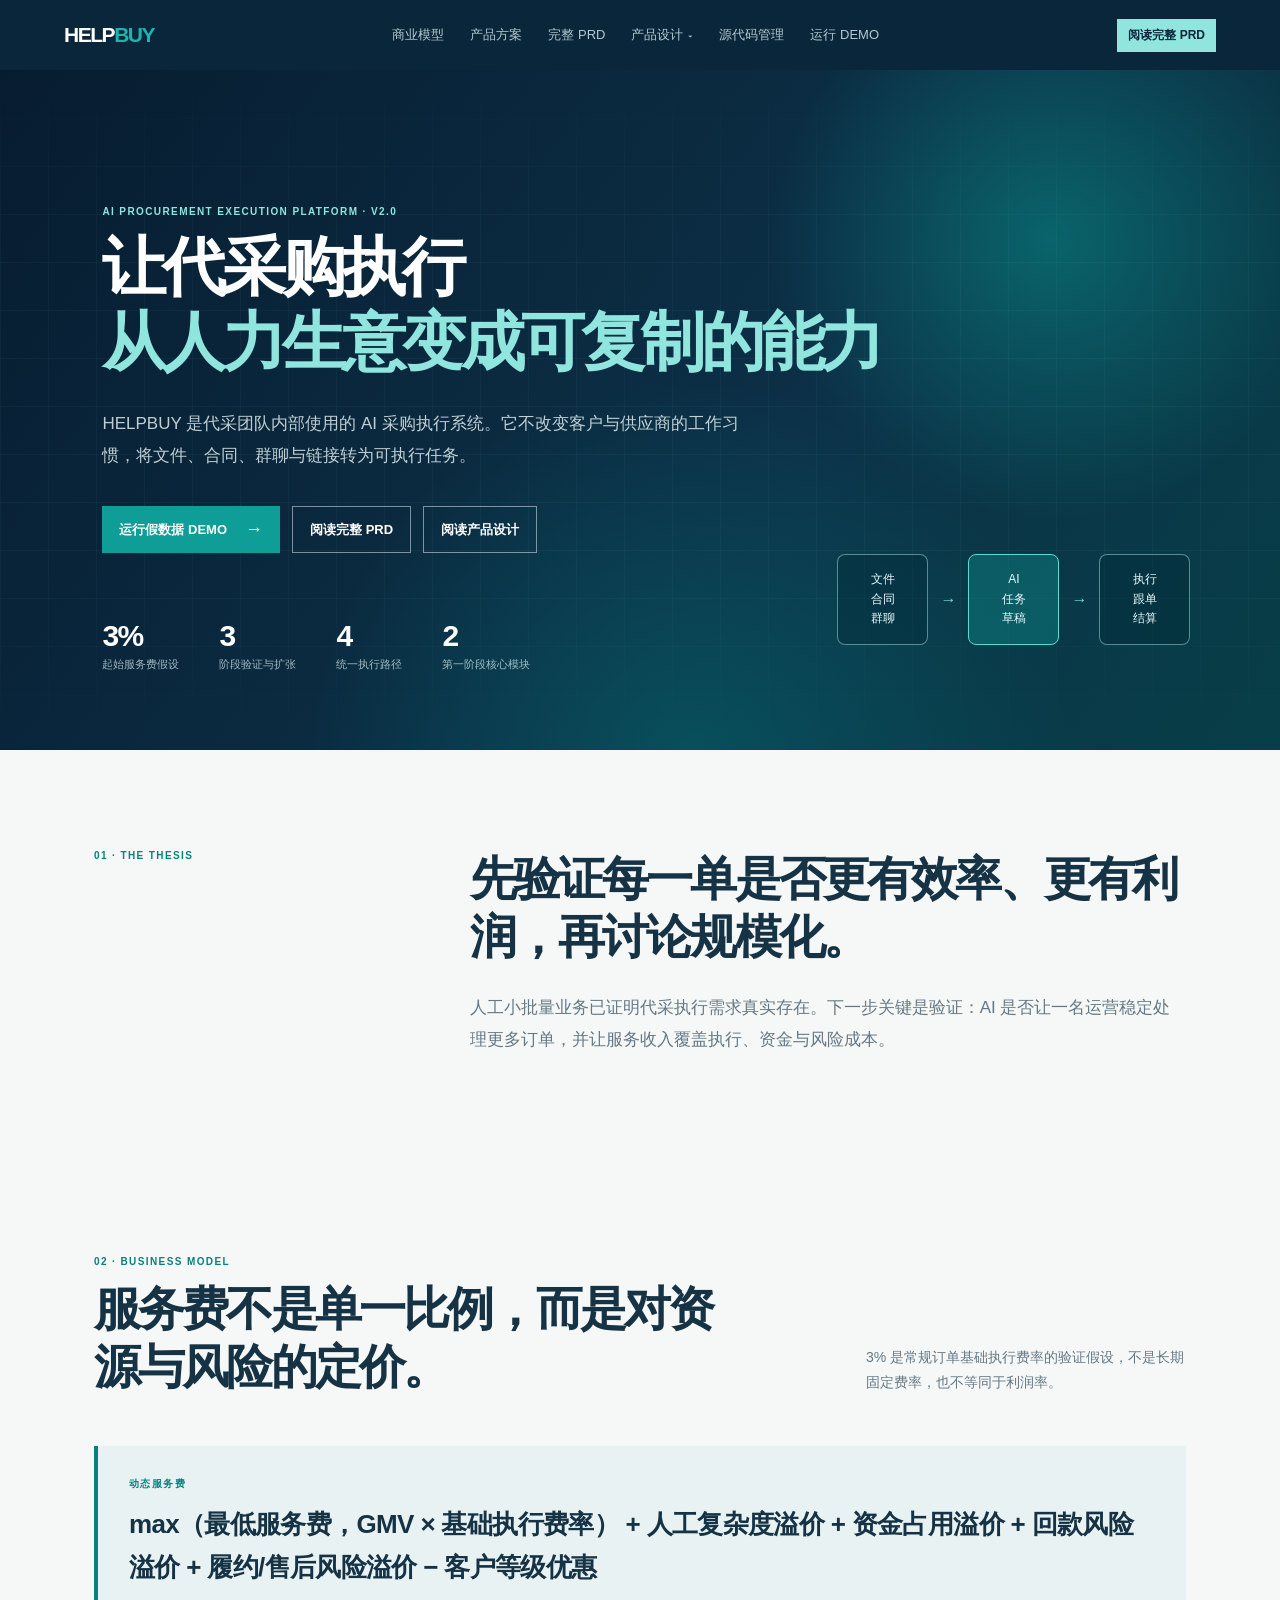
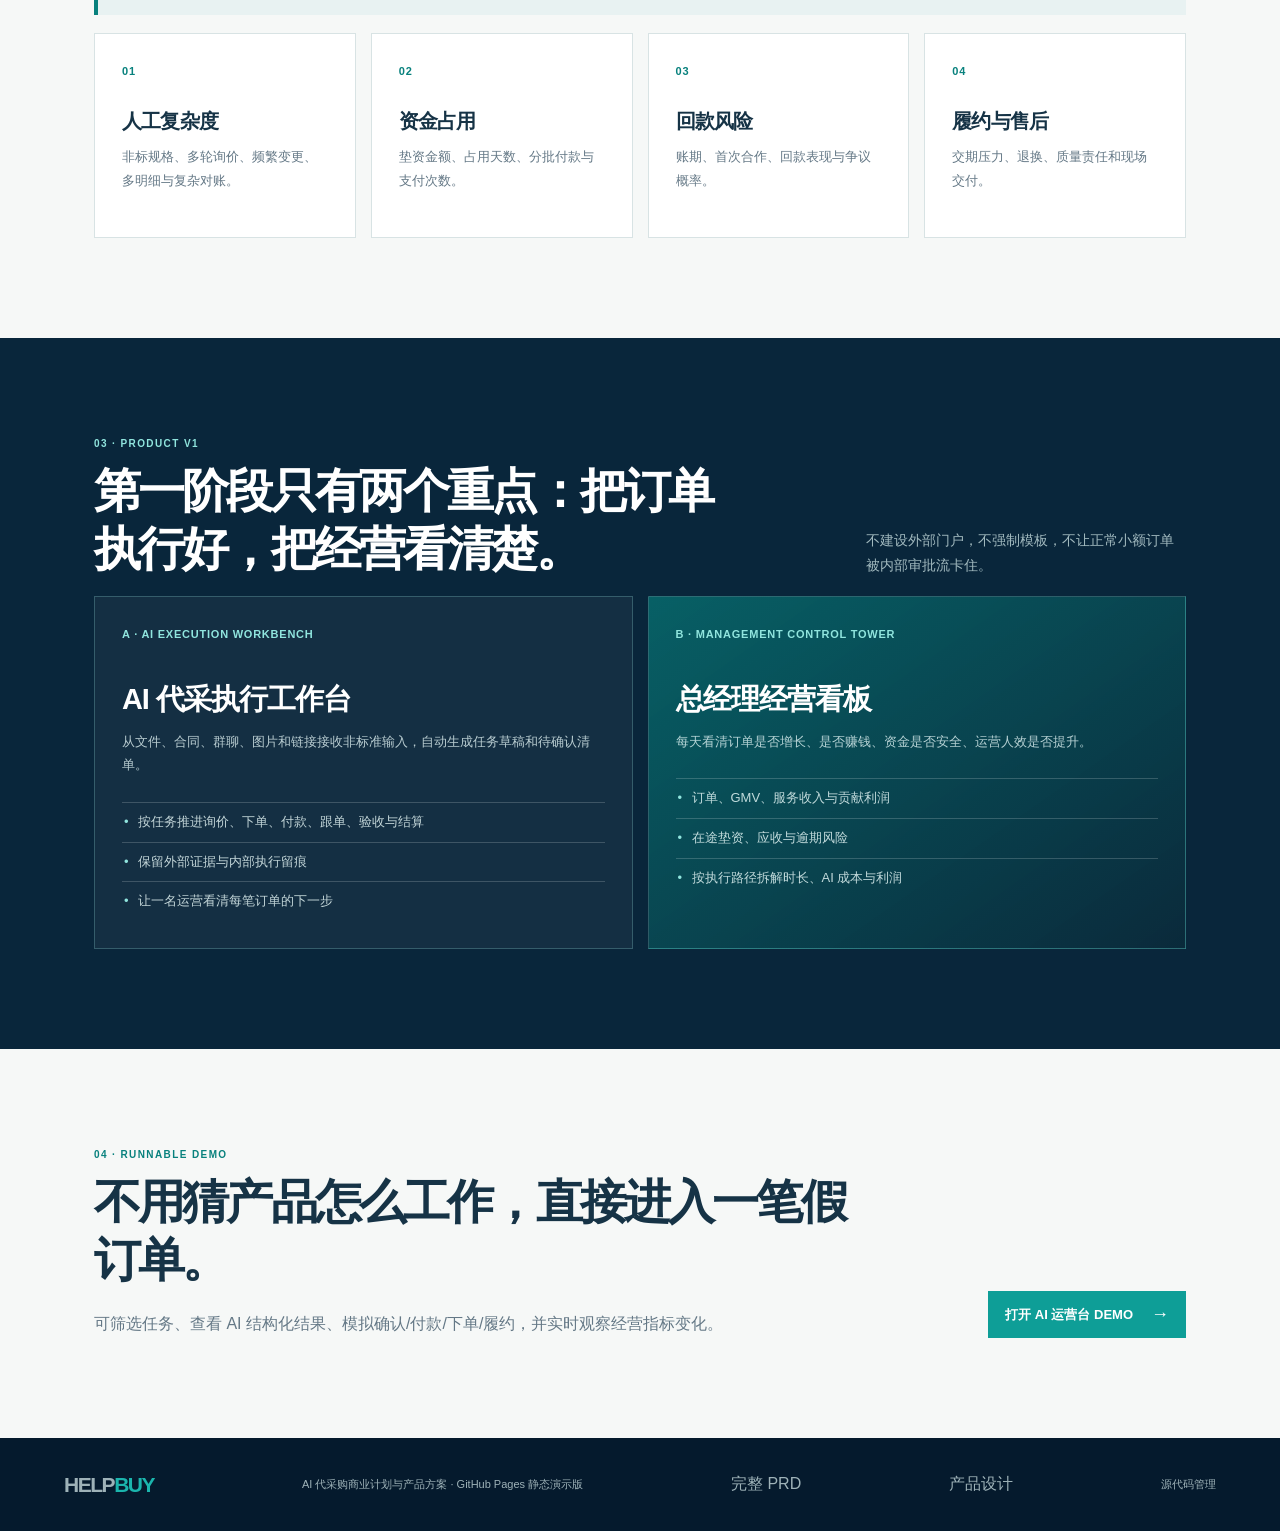
<file: docs/index.html>
<!doctype html>
<html lang="zh-CN">
  <head>
    <meta charset="utf-8">
    <meta name="viewport" content="width=device-width, initial-scale=1">
    <meta name="description" content="HELPBUY AI 代采购执行平台的公开介绍与可运行演示。">
    <title>HELPBUY｜AI 代采购执行平台</title>
    <link rel="stylesheet" href="assets/site.css">
  </head>
  <body>
    <header class="site-nav">
      <a class="brand" href="./">HELP<span>BUY</span></a>
      <nav><a href="#model">商业模型</a><a href="#product">产品方案</a><a href="document/">完整 PRD</a>
        <div class="has-dropdown">
          <a class="dropdown-toggle" href="design/">产品设计</a>
          <div class="dropdown-menu">
            <a href="design/?doc=overall">产品与技术总体设计</a>
            <a href="design/?doc=aggregate">采购需求聚合子系统设计</a>
            <a href="design/?doc=execution">下单执行子系统设计</a>
            <a href="design/?doc=ai">AI 方案设计</a>
            <a href="design/?doc=admin">系统配置与AI监控管理台设计</a>
          </div>
        </div>
        <a href="sourcecode/">源代码管理</a><a href="demo/">运行 DEMO</a></nav>
      <a class="nav-cta" href="document/">阅读完整 PRD</a>
    </header>

    <main>
      <section class="hero">
        <div class="grid-glow"></div>
        <div class="hero-content">
          <p class="eyebrow light">AI PROCUREMENT EXECUTION PLATFORM · V2.0</p>
          <h1>让代采购执行<br><em>从人力生意变成可复制的能力</em></h1>
          <p class="lead">HELPBUY 是代采团队内部使用的 AI 采购执行系统。它不改变客户与供应商的工作习惯，将文件、合同、群聊与链接转为可执行任务。</p>
          <div class="hero-actions"><a class="button primary" href="demo/">运行假数据 DEMO <span>→</span></a><a class="button ghost" href="document/">阅读完整 PRD</a><a class="button ghost" href="design/">阅读产品设计</a></div>
          <div class="headline-stats"><div><strong>3%</strong><span>起始服务费假设</span></div><div><strong>3</strong><span>阶段验证与扩张</span></div><div><strong>4</strong><span>统一执行路径</span></div><div><strong>2</strong><span>第一阶段核心模块</span></div></div>
        </div>
        <div class="flow-diagram" aria-hidden="true"><div>文件<br>合同<br>群聊</div><i>→</i><div class="accent">AI<br>任务<br>草稿</div><i>→</i><div>执行<br>跟单<br>结算</div></div>
      </section>

      <section class="section thesis"><p class="eyebrow">01 · THE THESIS</p><div><h2>先验证每一单是否更有效率、更有利润，再讨论规模化。</h2><p>人工小批量业务已证明代采执行需求真实存在。下一步关键是验证：AI 是否让一名运营稳定处理更多订单，并让服务收入覆盖执行、资金与风险成本。</p></div></section>

      <section class="section" id="model">
        <div class="section-head"><div><p class="eyebrow">02 · BUSINESS MODEL</p><h2>服务费不是单一比例，而是对资源与风险的定价。</h2></div><p>3% 是常规订单基础执行费率的验证假设，不是长期固定费率，也不等同于利润率。</p></div>
        <div class="formula"><small>动态服务费</small><strong>max（最低服务费，GMV × 基础执行费率） + 人工复杂度溢价 + 资金占用溢价 + 回款风险溢价 + 履约/售后风险溢价 − 客户等级优惠</strong></div>
        <div class="cards four"><article><span>01</span><h3>人工复杂度</h3><p>非标规格、多轮询价、频繁变更、多明细与复杂对账。</p></article><article><span>02</span><h3>资金占用</h3><p>垫资金额、占用天数、分批付款与支付次数。</p></article><article><span>03</span><h3>回款风险</h3><p>账期、首次合作、回款表现与争议概率。</p></article><article><span>04</span><h3>履约与售后</h3><p>交期压力、退换、质量责任和现场交付。</p></article></div>
      </section>

      <section class="dark-section" id="product"><div class="section"><div class="section-head"><div><p class="eyebrow light">03 · PRODUCT V1</p><h2>第一阶段只有两个重点：把订单执行好，把经营看清楚。</h2></div><p>不建设外部门户，不强制模板，不让正常小额订单被内部审批流卡住。</p></div><div class="cards two module-cards"><article><span>A · AI EXECUTION WORKBENCH</span><h3>AI 代采执行工作台</h3><p>从文件、合同、群聊、图片和链接接收非标准输入，自动生成任务草稿和待确认清单。</p><ul><li>按任务推进询价、下单、付款、跟单、验收与结算</li><li>保留外部证据与内部执行留痕</li><li>让一名运营看清每笔订单的下一步</li></ul></article><article><span>B · MANAGEMENT CONTROL TOWER</span><h3>总经理经营看板</h3><p>每天看清订单是否增长、是否赚钱、资金是否安全、运营人效是否提升。</p><ul><li>订单、GMV、服务收入与贡献利润</li><li>在途垫资、应收与逾期风险</li><li>按执行路径拆解时长、AI 成本与利润</li></ul></article></div></div></section>

      <section class="section demo-promo"><div><p class="eyebrow">04 · RUNNABLE DEMO</p><h2>不用猜产品怎么工作，直接进入一笔假订单。</h2><p>可筛选任务、查看 AI 结构化结果、模拟确认/付款/下单/履约，并实时观察经营指标变化。</p></div><a class="button primary" href="demo/">打开 AI 运营台 DEMO <span>→</span></a></section>
    </main>
    <footer><a class="brand" href="./">HELP<span>BUY</span></a><p>AI 代采购商业计划与产品方案 · GitHub Pages 静态演示版</p><a href="document/">完整 PRD</a><a href="design/">产品设计</a><a href="sourcecode/">源代码管理</a></footer>
  </body>
</html>
</file>
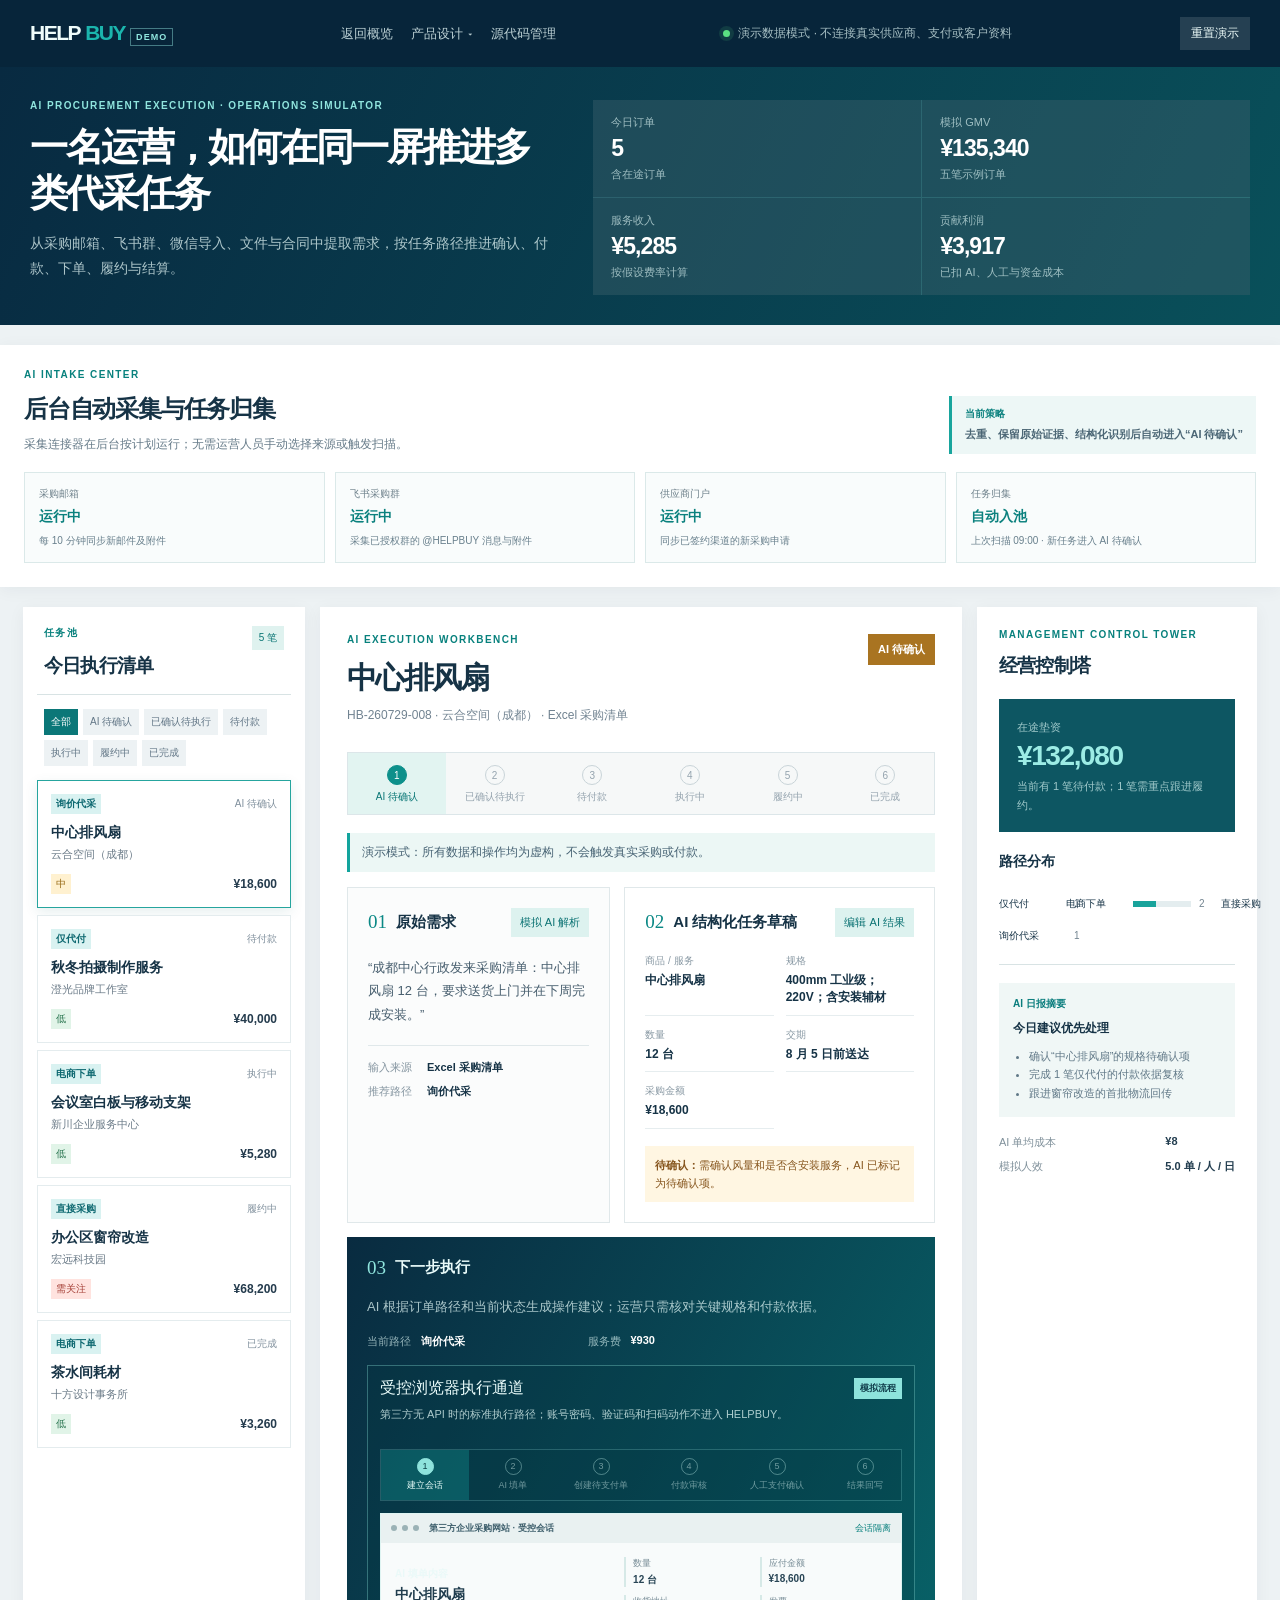
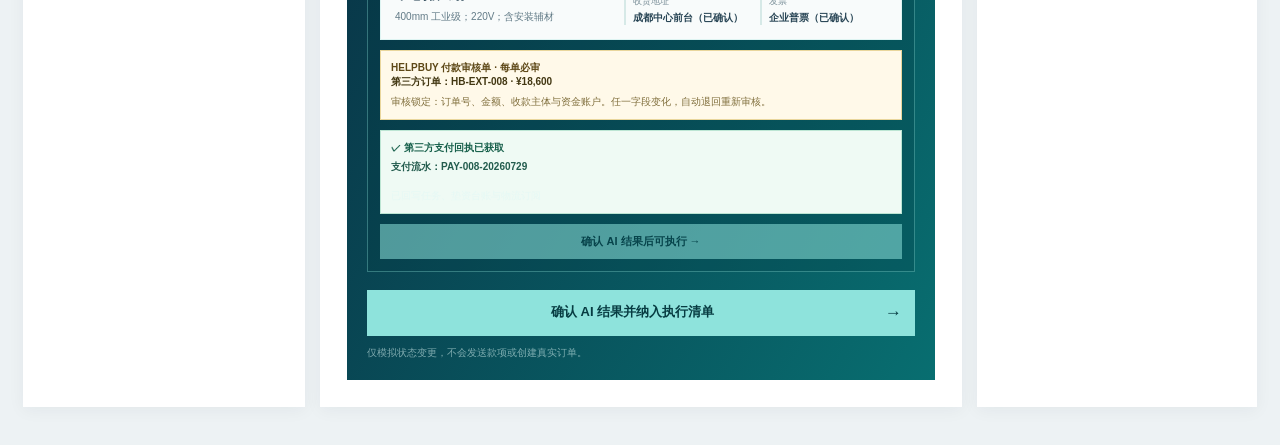
<file: docs/demo/index.html>
<!doctype html>
<html lang="zh-CN">
  <head><meta charset="utf-8"><meta name="viewport" content="width=device-width, initial-scale=1"><title>HELPBUY｜AI 运营台 DEMO</title><link rel="stylesheet" href="../assets/site.css"><script defer src="../assets/demo.js"></script></head>
  <body class="demo-body">
    <header class="demo-nav"><a class="brand" href="../">HELP<span>BUY</span><small>DEMO</small></a><nav class="demo-links"><a href="../">返回概览</a><div class="has-dropdown"><a class="dropdown-toggle" href="../design/">产品设计</a><div class="dropdown-menu"><a href="../design/?doc=aggregate">采购需求聚合子系统设计</a><a href="../design/?doc=execution">下单执行子系统设计</a><a href="../design/?doc=ai">AI 方案设计</a><a href="../design/?doc=admin">系统配置与AI监控管理台设计</a></div></div><a href="../sourcecode/">源代码管理</a></nav><span class="demo-mode"><i></i>演示数据模式 · 不连接真实供应商、支付或客户资料</span><button id="reset">重置演示</button></header>
    <main class="demo-page">
      <section class="demo-heading"><div><p class="eyebrow light">AI PROCUREMENT EXECUTION · OPERATIONS SIMULATOR</p><h1>一名运营，如何在同一屏推进多类代采任务</h1><p>从采购邮箱、飞书群、微信导入、文件与合同中提取需求，按任务路径推进确认、付款、下单、履约与结算。</p></div><div class="kpis"><article><span>今日订单</span><strong id="order-count">0</strong><small>含在途订单</small></article><article><span>模拟 GMV</span><strong id="gmv">¥0</strong><small>五笔示例订单</small></article><article><span>服务收入</span><strong id="revenue">¥0</strong><small>按假设费率计算</small></article><article><span>贡献利润</span><strong id="profit">¥0</strong><small>已扣 AI、人工与资金成本</small></article></div></section>
      <section class="intake-center static-intake" aria-label="后台自动采集"><div class="intake-head"><div><p class="eyebrow">AI INTAKE CENTER</p><h2>后台自动采集与任务归集</h2><p>采集连接器在后台按计划运行；无需运营人员手动选择来源或触发扫描。</p></div><div class="intake-status"><span>当前策略</span><b>去重、保留原始证据、结构化识别后自动进入“AI 待确认”</b></div></div><div class="connector-grid"><article><span>采购邮箱</span><b>运行中</b><small>每 10 分钟同步新邮件及附件</small></article><article><span>飞书采购群</span><b>运行中</b><small>采集已授权群的 @HELPBUY 消息与附件</small></article><article><span>供应商门户</span><b>运行中</b><small>同步已签约渠道的新采购申请</small></article><article><span>任务归集</span><b>自动入池</b><small>上次扫描 09:00 · 新任务进入 AI 待确认</small></article></div></section>
      <section class="demo-grid">
        <aside class="queue"><div class="queue-head"><div><p class="eyebrow">任务池</p><h2>今日执行清单</h2></div><span id="queue-count">0 笔</span></div><div class="filters" id="filters"></div><div class="orders" id="orders"></div></aside>
        <section class="workbench"><div class="workbench-head"><div><p class="eyebrow">AI EXECUTION WORKBENCH</p><h2 id="product-title"></h2><p id="product-meta"></p></div><span id="status" class="status"></span></div><div class="timeline" id="timeline"></div><p class="demo-notice" id="notice">演示模式：所有数据和操作均为虚构，不会触发真实采购或付款。</p><div class="task-grid"><article class="task source"><div class="task-title"><span>01</span><h3>原始需求</h3><button id="parse">模拟 AI 解析</button></div><p id="request" class="quote"></p><dl class="source-meta"><dt>输入来源</dt><dd id="source"></dd><dt>推荐路径</dt><dd id="route"></dd></dl></article><article class="task structured"><div class="task-title"><span>02</span><h3>AI 结构化任务草稿</h3><button id="edit-draft">编辑 AI 结果</button></div><dl id="details"></dl><p class="question" id="question"></p></article><article class="task action"><div class="task-title"><span>03</span><h3>下一步执行</h3></div><p>AI 根据订单路径和当前状态生成操作建议；运营只需核对关键规格和付款依据。</p><div class="action-meta"><span>当前路径</span><b id="action-route"></b><span>服务费</span><b id="fee"></b></div><div class="browser-lane"><div class="browser-lane-head"><div><span>受控浏览器执行通道</span><p>第三方无 API 时的标准执行路径；账号密码、验证码和扫码动作不进入 HELPBUY。</p></div><b>模拟流程</b></div><div class="browser-steps" id="browser-steps"></div><div class="browser-window"><div class="browser-window-bar"><i></i><i></i><i></i><b>第三方企业采购网站 · 受控会话</b><span>会话隔离</span></div><div class="browser-order-preview"><div><small>AI 填单内容</small><strong id="browser-product"></strong><p id="browser-specs"></p></div><dl><div><dt>数量</dt><dd id="browser-quantity"></dd></div><div><dt>应付金额</dt><dd id="browser-amount"></dd></div><div><dt>收货地址</dt><dd>成都中心前台（已确认）</dd></div><div><dt>发票</dt><dd>企业普票（已确认）</dd></div></dl></div></div><div class="payment-review" id="payment-review" hidden><div><span>HELPBUY 付款审核单 · 每单必审</span><b id="payment-order"></b></div><p>审核锁定：订单号、金额、收款主体与资金账户。任一字段变化，自动退回重新审核。</p></div><div class="payment-receipt" id="payment-receipt" hidden><span>✓ 第三方支付回执已获取</span><b id="payment-receipt-id"></b><small>已回写任务、垫资台账与物流订阅</small></div><button id="browser" class="browser-action">启动受控浏览器会话 <span>→</span></button></div><button id="next" class="next">推进模拟任务 <span>→</span></button><small>仅模拟状态变更，不会发送款项或创建真实订单。</small></article></div></section>
        <aside class="tower"><p class="eyebrow">MANAGEMENT CONTROL TOWER</p><h2>经营控制塔</h2><article class="advance"><span>在途垫资</span><strong id="advance">¥0</strong><p id="advance-copy"></p></article><article class="routes"><h3>路径分布</h3><div id="route-stats"></div></article><article class="daily"><p>AI 日报摘要</p><strong>今日建议优先处理</strong><ul><li>确认“中心排风扇”的规格待确认项</li><li>完成 1 笔仅代付的付款依据复核</li><li>跟进窗帘改造的首批物流回传</li></ul></article><dl class="unit"><dt>AI 单均成本</dt><dd id="ai-cost"></dd><dt>模拟人效</dt><dd id="efficiency"></dd></dl></aside>
      </section>
    </main>
  </body>
</html>
</file>
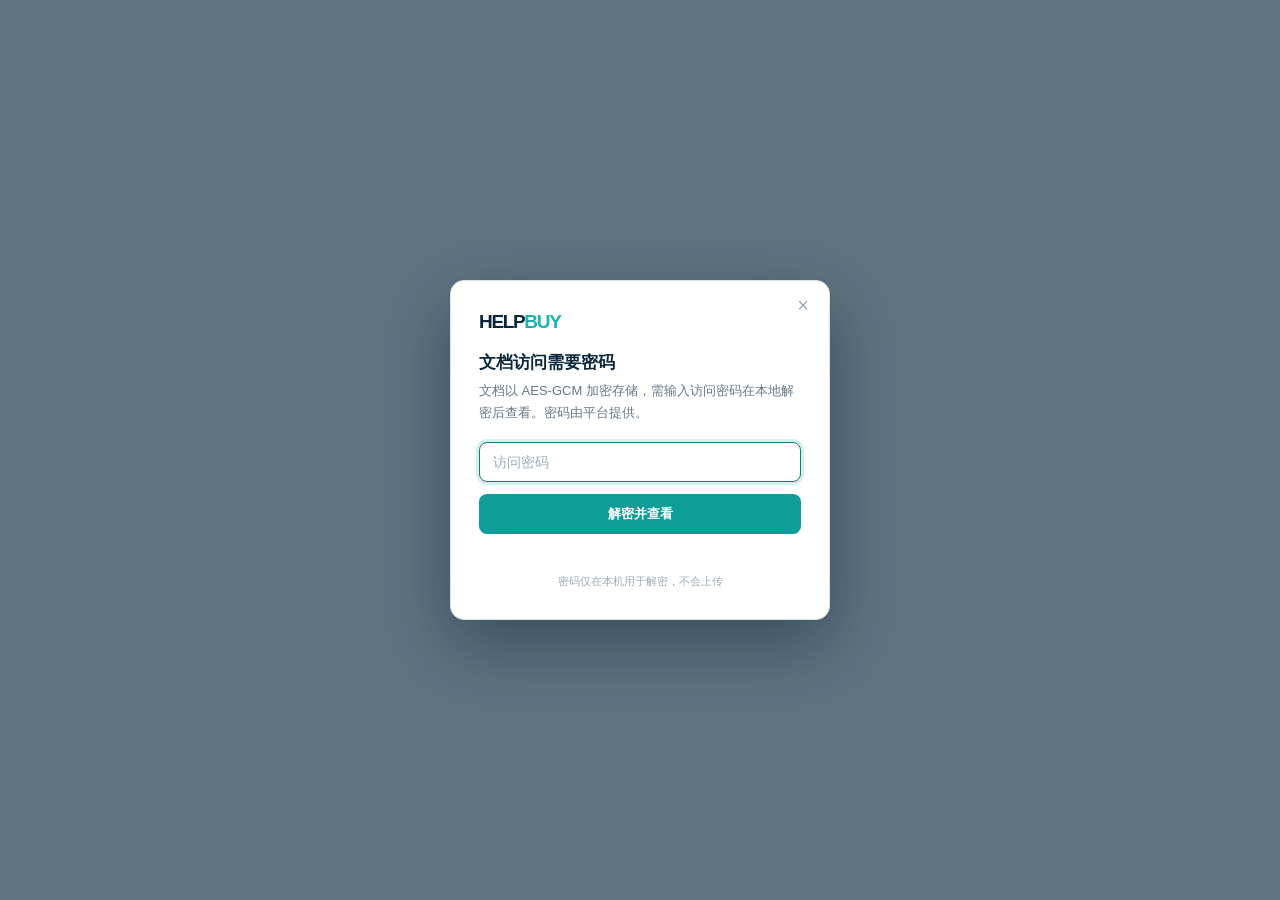
<file: docs/design/index.html>
<!doctype html>
<html lang="zh-CN">
  <head>
    <meta charset="utf-8">
    <meta name="viewport" content="width=device-width, initial-scale=1">
    <title>HELPBUY｜产品设计文档</title>
    <link rel="stylesheet" href="../assets/site.css">
  </head>
  <body class="reader-body pw-protected">
    <noscript>本页文档受访问密码保护，需启用 JavaScript 并输入访问密码后查看。</noscript>
    <header class="reader-nav">
      <a class="brand" href="../">HELP<span>BUY</span></a>
      <nav>
        <a href="../">返回概览</a>
        <div class="has-dropdown">
          <a class="dropdown-toggle" href="../design/">产品设计</a>
          <div class="dropdown-menu">
            <a data-doc="overall" href="../design/?doc=overall">产品与技术总体设计</a>
            <a data-doc="aggregate" href="../design/?doc=aggregate">采购需求聚合子系统设计</a>
            <a data-doc="execution" href="../design/?doc=execution">下单执行子系统设计</a>
            <a data-doc="ai" href="../design/?doc=ai">AI 方案设计</a>
            <a data-doc="admin" href="../design/?doc=admin">系统配置与AI监控管理台设计</a>
          </div>
        </div>
        <a href="../sourcecode/">源代码管理</a><a class="download" id="download-link" href="#" role="button">下载设计文档</a>
      </nav>
    </header>
    <nav class="reader-breadcrumb"><a href="../">首页</a><span>›</span><a href="../design/">产品设计</a><span>›</span><b id="crumb-current">设计文档</b></nav>
    <main class="reader reader-full">
      <p class="eyebrow" id="doc-eyebrow">PRODUCT &amp; TECHNICAL DESIGN</p>
      <h1 id="doc-title">HELPBUY：产品设计文档</h1>
      <p class="reader-lead" id="doc-lead">选择上方「产品设计」菜单中的任一文档查看；文档以 UTF-8 原文加载，可下载完整 Markdown。</p>
      <p class="reader-source">文档按 Markdown 渲染：表格为真实表格，架构图等宽保真（可横向滚动），标注 mermaid 的图渲染为矢量图；可使用右上角按钮下载完整 Markdown 原文。</p>
      <div id="full-document" class="md-body is-loading" aria-live="polite">正在加载设计文档…</div>
    </main>
    <script src="../assets/vendor/marked.min.js"></script>
    <script src="../assets/md-render.js"></script>
    <script>
      window.__HELPBUY_EMBED = true;
      window.__HELPBUY_BASE = "../assets/";
      window.__HELPBUY_BOOT = function () {
        const docs = {
          overall: { filename: "HELPBUY_总体设计.md", title: "HELPBUY：产品与技术总体设计文档", eyebrow: "PRODUCT & TECHNICAL OVERALL DESIGN", lead: "平台级总体设计：商业定位、两阶段产品路线、内核硬约束（金额/状态机/契约/幂等/溯源）、子系统边界与演进路线。" },
          aggregate: { filename: "HELPBUY_采购需求聚合子系统设计.md", title: "HELPBUY：采购需求聚合子系统设计文档", eyebrow: "PROCUREMENT INTAKE SUBSYSTEM · DESIGN", lead: "从邮件、飞书群、企业微信群自动采集客户采购需求，结构化沉淀；覆盖数据模型、采集调度、AI 识别与去重机制。" },
          execution: { filename: "HELPBUY_下单执行子系统设计.md", title: "HELPBUY：下单执行子系统设计文档", eyebrow: "ORDER EXECUTION SUBSYSTEM · DESIGN", lead: "已确认子单在第三方电商自动选品、填单、下单与付款；覆盖混合架构、付款安全与风控应急链路。" },
          ai: { filename: "HELPBUY_AI方案设计.md", title: "HELPBUY：代采平台总体 AI 方案设计文档", eyebrow: "PLATFORM AI STRATEGY · DESIGN", lead: "平台级 AI 总体方案：模型选型与多模型路由、多模态处理、成本记账、容错与模型迭代；并落到两大应用场景——采购需求聚合与下单执行。" },
          admin: { filename: "设计方案_系统配置与AI监控管理台.md", title: "HELPBUY：系统配置与AI监控管理台设计文档", eyebrow: "SYSTEM CONFIG & AI MONITORING CONSOLE · DESIGN", lead: "平台运维管理台（#11）设计，仅系统管理(sysadmin)可用：用户与权限管理（开户/改角色/重置密码/启停/删除）、采购订单来源配置（邮箱/飞书/企微及其登录凭证）、模型与AI网关配置、第三方电商API配置、生产环境运行配置，以及 AI 运行状态监控；含 RBAC 角色隔离。" }
        };
        const params = new URLSearchParams(location.search);
        const key = docs[params.get("doc")] ? params.get("doc") : "aggregate";
        const doc = docs[key];
        const titleEl = document.getElementById("doc-title");
        const eyebrowEl = document.getElementById("doc-eyebrow");
        const leadEl = document.getElementById("doc-lead");
        const crumbEl = document.getElementById("crumb-current");
        const downloadEl = document.getElementById("download-link");
        const shortName = doc.title.replace("HELPBUY：", "");
        titleEl.textContent = doc.title;
        eyebrowEl.textContent = doc.eyebrow;
        leadEl.textContent = doc.lead;
        crumbEl.textContent = shortName;
        document.title = "HELPBUY｜" + shortName;
        document.querySelectorAll(".dropdown-menu a[data-doc]").forEach((a) => {
          a.classList.toggle("current", a.getAttribute("data-doc") === key);
        });
        function downloadDoc(k, filename) {
          var blob = new Blob([window.HELPBUY_DOCS[k]], { type: "text/markdown;charset=utf-8" });
          var url = URL.createObjectURL(blob);
          var a = document.createElement("a");
          a.href = url; a.download = filename;
          document.body.appendChild(a); a.click();
          document.body.removeChild(a); URL.revokeObjectURL(url);
        }
        downloadEl.addEventListener("click", function (e) { e.preventDefault(); downloadDoc(key, doc.filename); });
        const target = document.getElementById("full-document");
        window.HELPBUY_MD.render({
          content: window.HELPBUY_DOCS[key],
          target,
          baseHref: "../assets/",
          onError: "设计文档暂时无法加载。请使用右上角“下载设计文档”获取原文。"
        }).then(() => { target.classList.remove("is-loading"); });
      };
    </script>
  <script src="../assets/password-gate.js"></script>
  </body>
</html>
</file>
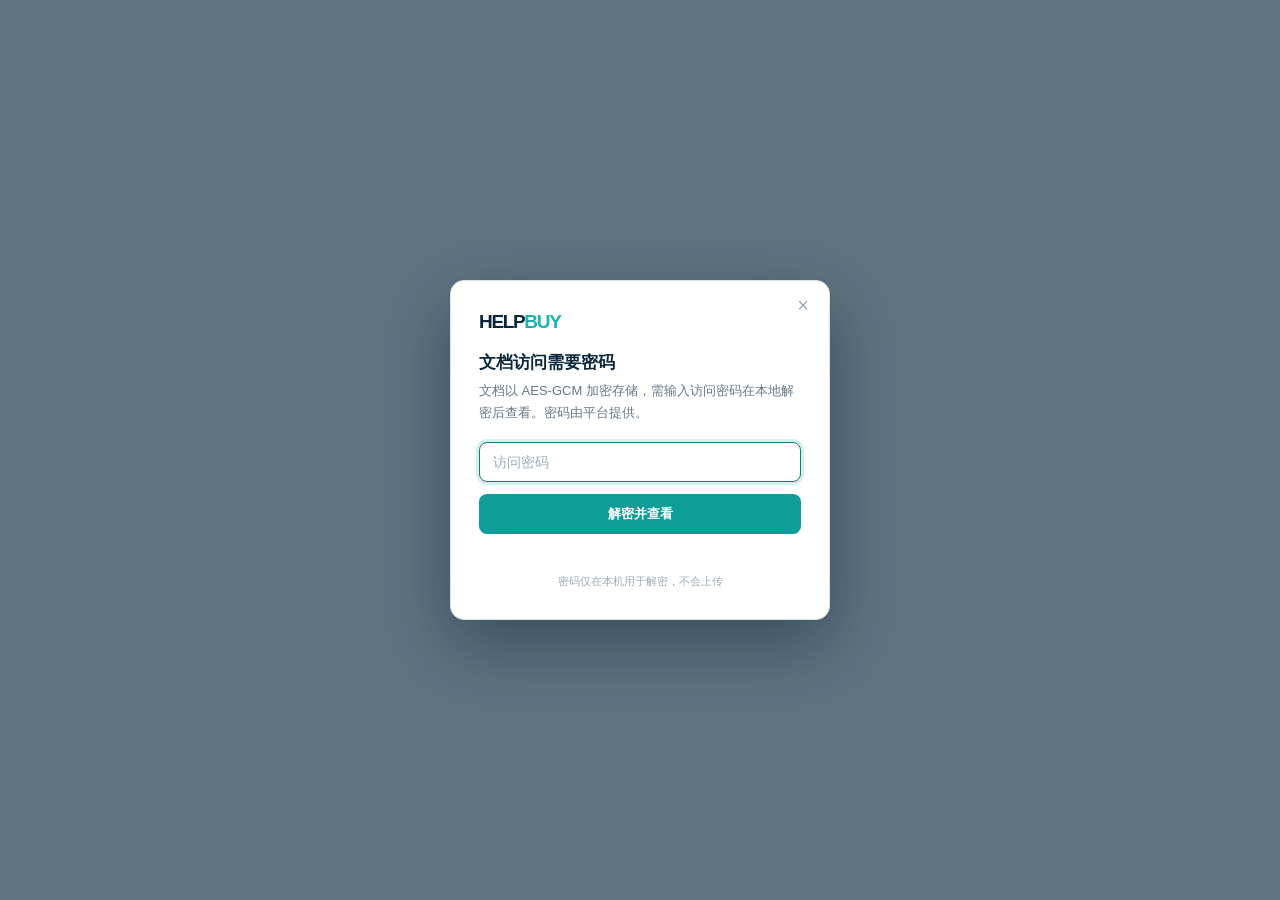
<file: docs/document/index.html>
<!doctype html>
<html lang="zh-CN">
  <head>
    <meta charset="utf-8">
    <meta name="viewport" content="width=device-width, initial-scale=1">
    <title>HELPBUY｜完整商业计划与产品需求文档</title>
    <link rel="stylesheet" href="../assets/site.css">
  </head>
  <body class="reader-body pw-protected">
    <noscript>本页文档受访问密码保护，需启用 JavaScript 并输入访问密码后查看。</noscript>
    <header class="reader-nav">
      <a class="brand" href="../">HELP<span>BUY</span></a>
      <nav>
        <a href="../">返回概览</a>
        <div class="has-dropdown">
          <a class="dropdown-toggle" href="../design/">产品设计</a>
          <div class="dropdown-menu">
            <a href="../design/?doc=overall">产品与技术总体设计</a>
            <a href="../design/?doc=aggregate">采购需求聚合子系统设计</a>
            <a href="../design/?doc=execution">下单执行子系统设计</a>
            <a href="../design/?doc=ai">AI 方案设计</a>
            <a href="../design/?doc=admin">系统配置与AI监控管理台设计</a>
          </div>
        </div>
        <a href="../sourcecode/">源代码管理</a><a class="download" id="download-link" href="#" role="button">下载完整 Markdown</a>
      </nav>
    </header>
    <nav class="reader-breadcrumb"><a href="../">首页</a><span>›</span><b>完整 PRD</b></nav>
    <main class="reader reader-full">
      <p class="eyebrow">FULL DOCUMENT · V2.0 · 2026-07-29</p>
      <h1>HELPBUY：AI 代采购商业计划与产品需求文档</h1>
      <p class="reader-lead">本页展示与主站相同的完整 PRD：商业计划、服务费与单位经济、三阶段产品与运营规划、AI 成本控制、功能需求、风险边界和行动计划。</p>
      <p class="reader-source">文档按 Markdown 渲染：表格为真实表格，架构图等宽保真（可横向滚动）；可使用右上角按钮下载完整 Markdown 原文。</p>
      <div id="full-document" class="md-body is-loading" aria-live="polite">正在加载完整方案…</div>
    </main>
    <script src="../assets/vendor/marked.min.js"></script>
    <script src="../assets/md-render.js"></script>
    <script>
      window.__HELPBUY_EMBED = true;
      window.__HELPBUY_BASE = "../assets/";
      window.__HELPBUY_BOOT = function () {
        const target = document.getElementById("full-document");
        window.HELPBUY_MD.render({
          content: window.HELPBUY_DOCS.prd,
          target,
          baseHref: "../assets/",
          onError: "完整方案暂时无法加载。请使用右上角“下载完整 Markdown”获取原文。"
        }).then(() => { target.classList.remove("is-loading"); });
        const downloadEl = document.getElementById("download-link");
        downloadEl.addEventListener("click", function (e) {
          e.preventDefault();
          var blob = new Blob([window.HELPBUY_DOCS.prd], { type: "text/markdown;charset=utf-8" });
          var url = URL.createObjectURL(blob);
          var a = document.createElement("a");
          a.href = url; a.download = "HELPBUY_PRD_V2_商业计划与产品方案.md";
          document.body.appendChild(a); a.click();
          document.body.removeChild(a); URL.revokeObjectURL(url);
        });
      };
    </script>
  <script src="../assets/password-gate.js"></script>
  </body>
</html>
</file>
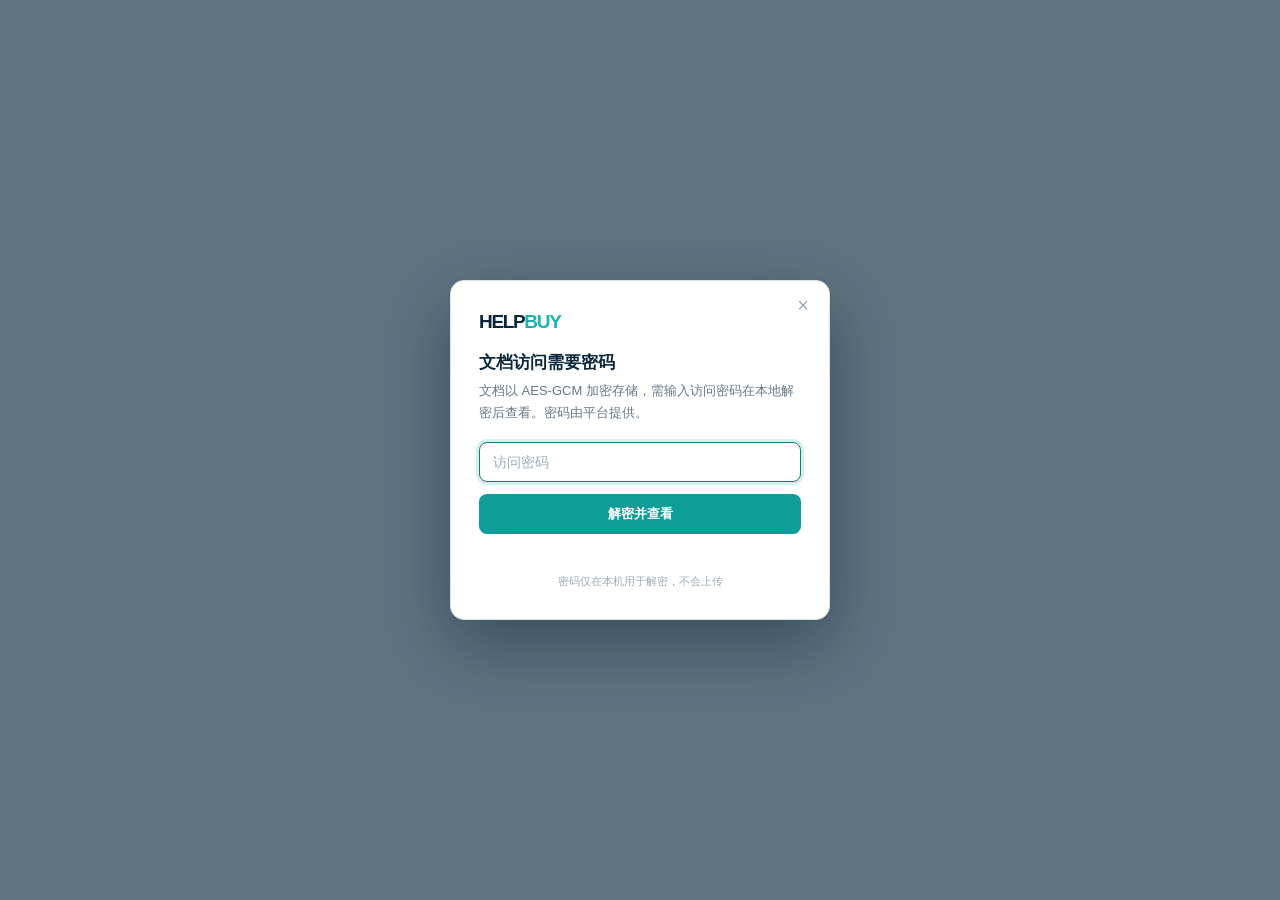
<file: docs/sourcecode/index.html>
<!doctype html>
<html lang="zh-CN">
  <head>
    <meta charset="utf-8">
    <meta name="viewport" content="width=device-width, initial-scale=1">
    <title>HELPBUY｜源代码与设计文档映射</title>
    <link rel="stylesheet" href="../assets/site.css">
  </head>
  <body class="reader-body pw-protected">
    <noscript>本页文档受访问密码保护，需启用 JavaScript 并输入访问密码后查看。</noscript>
    <header class="reader-nav">
      <a class="brand" href="../">HELP<span>BUY</span></a>
      <nav>
        <a href="../">返回概览</a>
        <div class="has-dropdown">
          <a class="dropdown-toggle" href="../design/">产品设计</a>
          <div class="dropdown-menu">
            <a href="../design/?doc=overall">产品与技术总体设计</a>
            <a href="../design/?doc=aggregate">采购需求聚合子系统设计</a>
            <a href="../design/?doc=execution">下单执行子系统设计</a>
            <a href="../design/?doc=ai">AI 方案设计</a>
            <a href="../design/?doc=admin">系统配置与AI监控管理台设计</a>
          </div>
        </div>
        <a class="current" href="../sourcecode/">源代码管理</a>
        <a class="download" id="download-link" href="#" role="button">下载完整 Markdown</a>
      </nav>
    </header>
    <nav class="reader-breadcrumb"><a href="../">首页</a><span>›</span><b>源代码管理</b></nav>
    <main class="reader reader-full">
      <p class="eyebrow">SOURCE CODE × DESIGN MAP</p>
      <h1>HELPBUY：源代码与设计文档映射对照</h1>
      <p class="reader-lead">逐文件对照「代码实现」与「需求/设计文档」，用于符合度检查；每个源文件与目录均可点击直达 GitHub 对应位置。</p>
      <p class="reader-source">文档按 Markdown 渲染：表格为真实表格（窄屏可横向滚动），架构图等宽保真；标注 mermaid 的图渲染为矢量图；可使用右上角按钮下载完整 Markdown 原文。</p>
      <div id="full-document" class="md-body is-loading" aria-live="polite">正在加载映射文档…</div>
    </main>
    <script src="../assets/vendor/marked.min.js"></script>
    <script src="../assets/md-render.js"></script>
    <script>
      window.__HELPBUY_EMBED = true;
      window.__HELPBUY_BASE = "../assets/";
      window.__HELPBUY_BOOT = function () {
        const target = document.getElementById("full-document");
        window.HELPBUY_MD.render({
          content: window.HELPBUY_DOCS.mapping,
          target,
          baseHref: "../assets/",
          onError: "映射文档暂时无法加载。请使用右上角“下载完整 Markdown”获取原文。"
        }).then(() => { target.classList.remove("is-loading"); });
        const downloadEl = document.getElementById("download-link");
        downloadEl.addEventListener("click", function (e) {
          e.preventDefault();
          var blob = new Blob([window.HELPBUY_DOCS.mapping], { type: "text/markdown;charset=utf-8" });
          var url = URL.createObjectURL(blob);
          var a = document.createElement("a");
          a.href = url; a.download = "源代码与设计文档映射.md";
          document.body.appendChild(a); a.click();
          document.body.removeChild(a); URL.revokeObjectURL(url);
        });
      };
    </script>
  <script src="../assets/password-gate.js"></script>
  </body>
</html>
</file>
<file: docs/assets/site.css>
:root { --navy:#09263b; --ink:#163346; --teal:#08817d; --aqua:#90e5de; --pale:#e8f2f2; --warm:#f6f8f7; --line:#d8e3e4; --muted:#647886; }
* { box-sizing:border-box; }
html { scroll-behavior:smooth; }
body { margin:0; color:var(--ink); font-family:"PingFang SC","Microsoft YaHei","Noto Sans SC",Arial,sans-serif; background:var(--warm); }
a { color:inherit; text-decoration:none; }
.brand { font-size:21px; font-weight:850; letter-spacing:-.07em; }.brand span { color:#1bb5ad; }
.site-nav { display:flex; align-items:center; justify-content:space-between; gap:28px; min-height:70px; padding:0 clamp(24px,5vw,74px); color:#fff; background:var(--navy); }
.site-nav nav { display:flex; gap:26px; color:rgb(228 247 246 / .78); font-size:13px; }.site-nav nav a:hover { color:#fff; }.nav-cta { padding:8px 11px; color:var(--navy); font-size:12px; font-weight:750; background:var(--aqua); }
.hero { position:relative; min-height:680px; overflow:hidden; padding:136px max(8vw,46px) 66px; color:#fff; background:radial-gradient(circle at 82% 25%,rgb(8 140 135 / .55),transparent 24%),radial-gradient(circle at 54% 102%,rgb(6 95 103 / .65),transparent 39%),linear-gradient(125deg,#071c30,#0c3047 60%,#073f48); }
.grid-glow { position:absolute; inset:0; opacity:.35; background-image:linear-gradient(rgb(122 228 220 /.13) 1px,transparent 1px),linear-gradient(90deg,rgb(122 228 220 /.13) 1px,transparent 1px); background-size:48px 48px; mask-image:linear-gradient(transparent,black 25%,black 73%,transparent); }
.hero-content { position:relative; z-index:1; max-width:790px; }.eyebrow { margin:0 0 13px; color:var(--teal); font-size:10px; font-weight:800; letter-spacing:.14em; text-transform:uppercase; }.eyebrow.light { color:var(--aqua); }
.hero h1 { margin:0; font-size:clamp(39px,5vw,72px); line-height:1.17; letter-spacing:-.065em; }.hero h1 em { color:var(--aqua); font-style:normal; }.lead { max-width:655px; margin:28px 0 0; color:rgb(238 249 249 /.8); font-size:17px; line-height:1.9; }
.hero-actions { display:flex; gap:12px; margin-top:34px; }.button { display:inline-flex; align-items:center; gap:18px; padding:13px 17px; font-size:13px; font-weight:750; transition:transform .2s ease; }.button:hover { transform:translateY(-2px); }.button.primary { color:#fff; background:#0e9e97; }.button.primary span { font-size:18px; }.button.ghost { border:1px solid rgb(255 255 255 /.48); }
.headline-stats { display:flex; flex-wrap:wrap; gap:26px 40px; margin-top:66px; }.headline-stats div { display:grid; gap:4px; }.headline-stats strong { font-size:30px; letter-spacing:-.05em; }.headline-stats span { color:rgb(225 247 246 /.7); font-size:11px; }
.flow-diagram { position:absolute; right:7vw; bottom:105px; z-index:1; display:flex; align-items:center; gap:12px; }.flow-diagram div { display:grid; width:91px; height:91px; place-content:center; color:#e8fbf9; text-align:center; font-size:12px; line-height:1.65; border:1px solid rgb(158 234 228 /.5); border-radius:8px; background:rgb(2 41 56 /.35); }.flow-diagram .accent { border-color:#5adbd1; background:rgb(13 159 151 /.35); }.flow-diagram i { color:#70ded5; font-style:normal; }
.section { max-width:1220px; margin:0 auto; padding:100px max(5vw,32px); }.thesis { display:grid; grid-template-columns:.8fr 2.2fr; gap:9vw; }.section h2 { max-width:780px; margin:0; font-size:clamp(30px,3.7vw,52px); line-height:1.22; letter-spacing:-.06em; }.thesis p:last-child { max-width:715px; margin:26px 0 0; color:var(--muted); font-size:17px; line-height:1.9; }
.section-head { display:flex; align-items:end; justify-content:space-between; gap:9vw; }.section-head > p { max-width:320px; margin:0; color:var(--muted); font-size:14px; line-height:1.8; }
.formula { margin-top:50px; padding:27px 31px; border-left:4px solid var(--teal); background:var(--pale); }.formula small { color:var(--teal); font-size:10px; font-weight:800; letter-spacing:.14em; }.formula strong { display:block; margin-top:12px; font-size:clamp(18px,2.1vw,26px); line-height:1.65; letter-spacing:-.025em; }
.cards { display:grid; gap:15px; margin-top:18px; }.cards.four { grid-template-columns:repeat(4,1fr); }.cards.two { grid-template-columns:repeat(2,1fr); }.cards article { min-height:205px; padding:27px; background:#fff; border:1px solid var(--line); }.cards article > span { color:var(--teal); font-size:11px; font-weight:800; letter-spacing:.07em; }.cards h3 { margin:29px 0 10px; font-size:20px; letter-spacing:-.04em; }.cards p { margin:0; color:var(--muted); font-size:13px; line-height:1.8; }
.dark-section { color:#fff; background:var(--navy); }.dark-section .section-head > p { color:rgb(226 248 246 /.7); }.module-cards article { min-height:340px; border-color:rgb(150 232 225 /.25); background:rgb(255 255 255 /.045); }.module-cards article:nth-child(2) { background:linear-gradient(145deg,rgb(6 123 121 /.68),rgb(10 42 59 /.95)); }.module-cards article > span { color:var(--aqua); }.module-cards h3 { margin-top:38px; font-size:29px; }.module-cards p { color:rgb(231 249 248 /.78); }.module-cards ul { margin:25px 0 0; padding:0; list-style:none; }.module-cards li { padding:9px 0 9px 16px; color:rgb(233 250 249 /.82); font-size:13px; line-height:1.6; border-top:1px solid rgb(255 255 255 /.18); }.module-cards li::before { position:absolute; margin-left:-14px; color:var(--aqua); content:"•"; }
.demo-promo { display:flex; align-items:end; justify-content:space-between; gap:40px; }.demo-promo p:last-child { max-width:630px; margin:20px 0 0; color:var(--muted); font-size:16px; line-height:1.85; }
footer { display:flex; align-items:center; justify-content:space-between; gap:20px; padding:28px max(5vw,32px); color:rgb(224 244 243 /.7); background:#051a2d; }footer p,footer a:last-child { font-size:11px; }

.demo-body { background:#edf2f4; }.demo-nav { display:flex; align-items:center; justify-content:space-between; gap:20px; min-height:67px; padding:0 30px; color:#effdfb; background:#07253a; }.demo-nav .brand { display:inline-flex; align-items:baseline; gap:5px; }.demo-nav small { padding:3px 5px; color:#91e7e0; font-size:9px; letter-spacing:.12em; border:1px solid rgb(145 231 224 /.45); }.demo-mode { display:flex; align-items:center; gap:8px; color:rgb(226 248 246 /.72); font-size:12px; }.demo-mode i { width:7px; height:7px; border-radius:50%; background:#5bdf82; box-shadow:0 0 0 4px rgb(91 223 130 /.12); }.demo-nav button { border:0; padding:8px 11px; color:#effdfb; font:inherit; font-size:12px; cursor:pointer; background:rgb(255 255 255 /.12); }
.demo-heading { display:grid; grid-template-columns:1fr 1.25fr; gap:38px; padding:33px 30px 30px; color:#fff; background:linear-gradient(115deg,#082a41,#09505a); }.demo-heading h1 { max-width:590px; margin:0; font-size:clamp(28px,3vw,43px); line-height:1.2; letter-spacing:-.06em; }.demo-heading > div > p:last-child { max-width:620px; margin:15px 0 0; color:rgb(231 250 248 /.74); font-size:14px; line-height:1.75; }.kpis { display:grid; grid-template-columns:repeat(2,1fr); gap:1px; background:rgb(185 239 233 /.2); }.kpis article { min-height:90px; padding:15px 18px; background:rgb(4 34 52 /.33); }.kpis span,.kpis small { display:block; color:rgb(225 248 246 /.66); font-size:11px; }.kpis strong { display:block; margin:5px 0; font-size:23px; letter-spacing:-.04em; }
.intake-center { max-width:1554px; margin:20px auto 0; padding:24px; background:#fff; box-shadow:0 3px 16px rgb(20 45 66 /.05); }.intake-head { display:flex; align-items:end; justify-content:space-between; gap:30px; }.intake-head h2 { margin:0; font-size:24px; letter-spacing:-.05em; }.intake-head > div > p:last-child { max-width:660px; margin:9px 0 0; color:#667b89; font-size:12px; line-height:1.7; }.intake-status { display:grid; gap:5px; max-width:320px; padding:11px 13px; border-left:3px solid #18a59d; background:#edf7f6; }.intake-status span { color:#0b817e; font-size:10px; font-weight:800; }.intake-status b { color:#4b6675; font-size:11px; line-height:1.55; }.intake-controls { display:flex; align-items:center; justify-content:space-between; gap:18px; margin-top:20px; padding-top:17px; border-top:1px solid var(--line); }.intake-sources { display:flex; flex-wrap:wrap; gap:7px; }.intake-sources button { border:1px solid #dce7e8; padding:8px 10px; color:#56707e; font:inherit; font-size:12px; cursor:pointer; background:#fff; }.intake-sources button.active { color:#fff; border-color:#0b7778; background:#0b7778; }.scan-action,.admit-action { border:0; cursor:pointer; font:inherit; font-size:12px; font-weight:800; }.scan-action { padding:10px 13px; color:#083b43; background:#8ee3dc; }.scan-action:disabled { cursor:wait; color:#fff; background:#578589; }.scan-action span,.admit-action span { float:right; margin-left:20px; font-size:16px; }.intake-empty { margin:16px 0 0; padding:12px 13px; color:#718491; font-size:12px; background:#f6f9f9; }.candidate-card { display:grid; grid-template-columns:minmax(220px,.8fr) minmax(360px,1.45fr) auto; gap:20px; align-items:center; margin-top:16px; padding:18px; border:1px solid #b9e2dd; background:linear-gradient(105deg,#effaf8,#fff); }.candidate-title p,.candidate-summary > span { margin:0; color:#0a8581; font-size:10px; font-weight:800; letter-spacing:.07em; }.candidate-title h3 { margin:7px 0 6px; font-size:20px; letter-spacing:-.04em; }.candidate-title > span { color:#6a7d88; font-size:11px; }.candidate-summary p { margin:6px 0 10px; color:#456170; font-size:12px; line-height:1.65; }.candidate-summary dl { display:flex; flex-wrap:wrap; gap:6px 22px; margin:0; }.candidate-summary dl > div { display:flex; gap:6px; }.candidate-summary dt { color:#80929c; font-size:10px; }.candidate-summary dd { margin:0; color:#274454; font-size:10px; font-weight:800; }.admit-action { align-self:stretch; min-width:166px; padding:12px 14px; color:#fff; text-align:left; background:#0b7778; }
.automation-strip { display:flex; align-items:center; justify-content:space-between; gap:18px; margin-top:18px; padding:12px 14px; border:1px solid #d7ece9; background:#f4fbfa; }.automation-strip > div { display:grid; grid-template-columns:auto auto; gap:4px 10px; align-items:baseline; }.automation-strip span { color:#55717d; font-size:11px; }.automation-strip b { color:#0b817e; font-size:12px; }.automation-strip small { grid-column:1 / -1; color:#71848d; font-size:10px; }.automation-strip button { border:0; padding:8px 10px; color:#0b7778; font:inherit; font-size:11px; font-weight:800; cursor:pointer; background:#dff3f0; }.structured input,.structured textarea { width:100%; padding:6px 7px; color:#1d3a4c; font:inherit; font-size:11px; border:1px solid #b8d8d8; background:#fbfefe; }.structured textarea { min-height:47px; margin-top:5px; resize:vertical; }.browser-lane { margin-top:16px; padding:12px; border:1px solid rgb(142 227 220 /.34); background:rgb(3 56 66 /.24); }.browser-lane > span { color:#a0eee8; font-size:10px; font-weight:800; letter-spacing:.06em; }.browser-lane p { margin:7px 0 10px; color:rgb(226 248 246 /.76); font-size:11px; line-height:1.6; }.browser-lane button { width:100%; border:1px solid rgb(142 227 220 /.45); padding:9px 10px; color:#eafffb; font:inherit; font-size:11px; font-weight:800; cursor:pointer; background:rgb(142 227 220 /.12); }.browser-lane button:disabled { cursor:not-allowed; opacity:.55; }
.connector-grid { display:grid; grid-template-columns:repeat(4,1fr); gap:10px; margin-top:18px; }.connector-grid article { min-height:88px; padding:14px; border:1px solid #dbe9e9; background:#f9fcfc; }.connector-grid span,.connector-grid small { display:block; }.connector-grid span { color:#6e818b; font-size:10px; }.connector-grid b { display:block; margin:7px 0; color:#0b817e; font-size:14px; }.connector-grid small { color:#69808d; font-size:10px; line-height:1.5; }.browser-lane-head { display:flex; align-items:start; justify-content:space-between; gap:12px; }.browser-lane-head b { padding:4px 6px; color:#113e4c; font-size:9px; background:#8ee3dc; }.browser-steps { display:flex; gap:0; margin:15px 0 12px; overflow-x:auto; border:1px solid rgb(154 228 221 /.22); }.browser-steps div { flex:1; min-width:88px; padding:8px 5px; color:rgb(218 243 241 /.5); text-align:center; font-size:9px; background:rgb(7 54 65 /.28); }.browser-steps i { display:grid; width:17px; height:17px; margin:0 auto 4px; place-content:center; font-style:normal; border:1px solid rgb(190 238 233 /.4); border-radius:50%; }.browser-steps .active { color:#eafffb; background:rgb(17 141 137 /.4); }.browser-steps .active i,.browser-steps .done i { color:#073c42; border-color:#8ee3dc; background:#8ee3dc; }.browser-steps .done { color:#a8eae4; background:rgb(9 110 109 /.3); }.browser-window { overflow:hidden; border:1px solid rgb(163 224 219 /.3); background:#f8fbfb; }.browser-window-bar { display:flex; align-items:center; gap:5px; padding:8px 10px; color:#64808b; font-size:9px; background:#e9f1f1; }.browser-window-bar i { width:6px; height:6px; border-radius:50%; background:#9ab2b6; }.browser-window-bar b { margin-left:5px; color:#3f606d; }.browser-window-bar span { margin-left:auto; color:#0a817e; }.browser-order-preview { display:grid; grid-template-columns:.9fr 1.1fr; gap:14px; padding:14px; color:#203d4e; }.browser-order-preview small { color:#0a8581; font-size:9px; font-weight:800; }.browser-order-preview strong { display:block; margin-top:5px; font-size:14px; }.browser-order-preview p { margin:5px 0 0; color:#627b87; font-size:10px; }.browser-order-preview dl { display:grid; grid-template-columns:1fr 1fr; gap:8px; margin:0; }.browser-order-preview dl > div { padding-left:7px; border-left:2px solid #d6e9e7; }.browser-order-preview dt { color:#788d97; font-size:9px; }.browser-order-preview dd { margin:3px 0 0; color:#284555; font-size:10px; font-weight:800; }.payment-review,.payment-receipt { display:grid; gap:5px; margin-top:10px; padding:10px; font-size:10px; }.payment-review { color:#5e4817; border:1px solid #e9d69c; background:#fff9e9; }.payment-review span,.payment-receipt span { display:block; font-weight:800; }.payment-review b { color:#423712; }.payment-review p { margin:0; color:#806f3d; font-size:10px; line-height:1.55; }.payment-receipt { color:#17604b; border:1px solid #bce5d3; background:#effaf4; }.payment-receipt b { color:#235c4e; }.payment-receipt small { color:#5f8378; }.browser-lane .browser-action { margin-top:10px; color:#073c42; background:#8ee3dc; }
.demo-grid { display:grid; grid-template-columns:282px minmax(500px,1fr) 280px; gap:15px; max-width:1600px; margin:0 auto; padding:20px 23px 38px; }.queue,.workbench,.tower { min-width:0; background:#fff; box-shadow:0 3px 16px rgb(20 45 66 /.05); }.queue { padding:19px 14px; }.queue-head { display:flex; align-items:start; justify-content:space-between; padding:0 7px 15px; border-bottom:1px solid var(--line); }.queue h2,.tower h2 { margin:0; font-size:19px; letter-spacing:-.04em; }.queue-head > span { padding:5px 7px; color:#0b7675; font-size:10px; background:#dff2ef; }
.filters { display:flex; flex-wrap:wrap; gap:5px; padding:14px 7px; }.filters button { border:0; padding:6px 7px; color:#637787; font-size:10px; cursor:pointer; background:#edf2f4; }.filters button.active { color:#fff; background:#0b7778; }.orders { display:grid; gap:7px; }.order { width:100%; padding:13px; color:inherit; text-align:left; border:1px solid #e4ecee; cursor:pointer; background:#fff; }.order:hover,.order.selected { border-color:#26a59e; box-shadow:0 4px 12px rgb(0 96 98 /.1); }.order > div,.order footer { display:flex; align-items:center; justify-content:space-between; }.order time { color:#80909d; font-size:10px; }.order strong { display:block; margin-top:10px; font-size:14px; }.order p { margin:5px 0 12px; color:#6b7b88; font-size:11px; }.order footer { padding:0; color:#243b4d; background:none; }.order footer b { font-size:12px; }.route { display:inline-block; padding:3px 5px; color:#0d6870; font-size:10px; font-weight:700; background:#d9f2f1; }.risk { padding:3px 5px; font-size:10px; }.risk.低 { color:#26734d; background:#e1f4e8; }.risk.中 { color:#956710; background:#fff1d0; }.risk.需关注 { color:#a33e35; background:#ffe3df; }
.workbench { padding:27px; }.workbench-head { display:flex; align-items:start; justify-content:space-between; gap:15px; }.workbench-head h2 { margin:0; font-size:30px; letter-spacing:-.055em; }.workbench-head p:last-child { margin:8px 0 0; color:#718391; font-size:12px; }.status { padding:8px 10px; color:#fff; font-size:11px; font-weight:700; white-space:nowrap; background:#82939f; }.status-0 { background:#a97421; }.status-1 { background:#5e4da0; }.status-2 { background:#147b7b; }.status-3 { background:#2770a1; }.status-4 { background:#367b53; }.status-5 { background:#3f6b58; }
.timeline { display:flex; margin:28px 0 18px; overflow-x:auto; border:1px solid #dce6e9; }.timeline div { flex:1; min-width:88px; padding:12px 8px 10px; color:#94a3ae; text-align:center; font-size:10px; background:#f6f8f8; }.timeline i { display:grid; width:20px; height:20px; margin:0 auto 5px; place-content:center; font-style:normal; border:1px solid #c9d4d8; border-radius:50%; }.timeline .done { color:#087675; background:#e2f4f1; }.timeline .done i { color:#fff; border-color:#0d908b; background:#0d908b; }.demo-notice { margin:0 0 15px; padding:10px 12px; color:#476374; font-size:12px; line-height:1.55; border-left:3px solid #13a49d; background:#ecf7f5; }
.task-grid { display:grid; grid-template-columns:1fr 1.18fr; gap:14px; }.task { padding:20px; border:1px solid #e0e8ea; }.task.source { background:#fbfcfc; }.task.action { grid-column:1 / -1; color:#e9fbfa; border:0; background:linear-gradient(120deg,#092b40,#086e70); }.task-title { display:flex; align-items:center; gap:9px; }.task-title > span { color:#0a8885; font-family:Georgia,serif; font-size:19px; }.task-title h3 { margin:0; font-size:15px; }.task-title button { margin-left:auto; border:0; padding:7px 9px; color:#0b7273; font-size:11px; cursor:pointer; background:#ddf2ef; }.task-title em { margin-left:auto; color:#a36d10; font-size:10px; font-style:normal; }.quote { margin:19px 0; color:#475e6e; font-size:13px; line-height:1.8; }.source-meta { display:grid; grid-template-columns:auto 1fr; gap:9px 15px; margin:0; padding-top:14px; font-size:11px; border-top:1px solid #e0e8ea; }.source-meta dt { color:#8595a0; }.source-meta dd { margin:0; font-weight:650; }.structured dl { display:grid; grid-template-columns:1fr 1fr; gap:12px; margin:17px 0; }.structured dl > div { padding-bottom:8px; border-bottom:1px solid #e6edef; }.structured dt { margin-bottom:4px; color:#8898a3; font-size:10px; }.structured dd { margin:0; font-size:12px; font-weight:650; line-height:1.45; }.question { margin:0; padding:10px; color:#86551d; font-size:11px; line-height:1.65; background:#fff6e2; }.action .task-title > span { color:var(--aqua); }.action > p { max-width:590px; margin:17px 0; color:rgb(225 247 246 /.75); font-size:13px; line-height:1.65; }.action-meta { display:grid; grid-template-columns:auto 1fr auto 1fr; gap:5px 10px; max-width:420px; color:rgb(221 246 244 /.65); font-size:11px; }.action-meta b { color:#fff; }.next { width:100%; margin-top:18px; padding:13px; color:#073c42; font-size:13px; font-weight:800; border:0; cursor:pointer; background:#8ee3dc; }.next span { float:right; font-size:17px; }.action small { display:block; margin-top:10px; color:rgb(223 248 246 /.55); font-size:10px; }
.tower { padding:22px; }.advance { margin-top:20px; padding:18px; color:#eefdfb; background:#0d5662; }.advance span,.advance p { color:rgb(222 250 247 /.7); font-size:11px; }.advance strong { display:block; margin:5px 0; color:#9cece5; font-size:28px; letter-spacing:-.05em; }.advance p { margin:0; line-height:1.65; }.routes { padding:21px 0; border-bottom:1px solid var(--line); }.routes h3 { margin:0 0 16px; font-size:14px; }.routes div { display:grid; grid-template-columns:59px 1fr 14px; gap:8px; align-items:center; margin-top:10px; font-size:10px; }.routes i { height:6px; overflow:hidden; background:#e4edef; }.routes b { display:block; height:100%; background:#19a39b; }.routes em { color:#728490; font-style:normal; }.daily { margin-top:18px; padding:14px; background:#f0f7f6; }.daily p { margin:0 0 7px; color:#0a7d7d; font-size:10px; font-weight:800; }.daily strong { font-size:12px; }.daily ul { margin:10px 0 0; padding-left:16px; color:#607887; font-size:11px; line-height:1.7; }.unit { display:grid; grid-template-columns:1fr auto; gap:9px; margin:18px 0 0; color:#80919b; font-size:11px; }.unit dd { margin:0; color:#223d4f; font-weight:700; }
.reader-body { background:#edf3f3; }.reader-nav { display:flex; align-items:center; justify-content:space-between; padding:21px max(5vw,30px); color:#fff; background:var(--navy); }.reader-nav nav { display:flex; align-items:center; gap:20px; font-size:13px; }.reader-nav .download { padding:9px 12px; color:var(--navy); font-weight:750; background:var(--aqua); }.reader { width:min(100% - 48px,1050px); margin:42px auto 72px; padding:clamp(26px,5vw,62px); background:#fff; box-shadow:0 18px 55px rgb(18 45 67 /.1); }.reader-full { width:min(100% - 48px,1220px); }.reader h1 { margin:0; font-size:clamp(31px,4vw,55px); line-height:1.2; letter-spacing:-.06em; }.reader-lead { max-width:800px; margin:25px 0 18px; color:var(--muted); font-size:17px; line-height:1.9; }.reader-source { margin:0 0 28px; padding:12px 14px; color:#0b7473; font-size:12px; line-height:1.7; background:#e6f3f1; }.reader-markdown { display:block; margin:0; padding:clamp(18px,3vw,34px); overflow:auto; color:#243f50; font-family:"PingFang SC","Microsoft YaHei","Noto Sans SC",Arial,sans-serif; font-size:14px; line-height:1.85; white-space:pre-wrap; overflow-wrap:anywhere; border:1px solid var(--line); background:#fbfcfc; }.reader section { padding:31px 0; border-top:1px solid var(--line); }.reader h2 { margin:0 0 14px; font-size:25px; letter-spacing:-.04em; }.reader h3 { margin:22px 0 8px; font-size:17px; }.reader section p,.reader li { color:#425c6d; font-size:14px; line-height:1.9; }.reader ol { padding-left:22px; }.reader-callout { padding:18px; color:#0c6767 !important; font-weight:700; background:#e6f3f1; }.reader-routes { display:grid; grid-template-columns:1fr 1fr; gap:10px; }.reader-routes div { padding:15px; background:#f3f7f7; }.reader-routes b,.reader-routes span { display:block; }.reader-routes b { margin-bottom:7px; }.reader-routes span { color:var(--muted); font-size:13px; line-height:1.7; }
@media (max-width:950px) { .flow-diagram { display:none; }.hero { min-height:auto; }.section-head,.demo-promo { display:block; }.section-head > p { max-width:600px; margin-top:20px; }.cards.four { grid-template-columns:1fr 1fr; }.demo-heading { grid-template-columns:1fr; }.intake-head { align-items:start; flex-direction:column; gap:16px; }.intake-status { max-width:none; width:100%; }.automation-strip { align-items:start; flex-direction:column; }.connector-grid { grid-template-columns:1fr 1fr; }.candidate-card { grid-template-columns:1fr; }.admit-action { min-height:42px; }.demo-grid { grid-template-columns:260px minmax(0,1fr); }.tower { grid-column:1 / -1; }.tower > .eyebrow,.tower > h2 { display:inline-block; margin-right:16px; }.advance,.routes,.daily { display:inline-block; width:calc(33.333% - 8px); min-height:180px; margin:18px 4px 0; vertical-align:top; }.routes { padding:18px 8px; } }
@media (max-width:600px) { .site-nav nav { display:none; }.site-nav { padding-inline:20px; }.hero { padding:110px 24px 55px; }.hero h1 { font-size:40px; }.hero-actions { flex-direction:column; align-items:flex-start; }.section { padding:64px 24px; }.thesis { grid-template-columns:1fr; gap:22px; }.cards.four,.cards.two { grid-template-columns:1fr; }.demo-nav { align-items:start; flex-wrap:wrap; padding:17px 20px; }.demo-mode { order:3; width:100%; font-size:10px; }.demo-heading { padding:28px 20px; }.demo-heading h1 { font-size:30px; }.intake-center { margin-top:14px; padding:18px; }.intake-head h2 { font-size:21px; }.intake-controls { align-items:stretch; flex-direction:column; }.intake-sources { display:grid; grid-template-columns:1fr 1fr; }.intake-sources button { text-align:left; }.automation-strip { padding:12px; }.connector-grid,.browser-order-preview { grid-template-columns:1fr; }.candidate-card { padding:15px; }.demo-grid { grid-template-columns:1fr; padding:14px; }.tower { grid-column:auto; }.workbench { padding:20px; }.workbench-head h2 { font-size:24px; }.task-grid { grid-template-columns:1fr; }.task.action { grid-column:auto; }.structured dl { grid-template-columns:1fr; }.advance,.routes,.daily { display:block; width:auto; min-height:0; margin:16px 0 0; }.tower > .eyebrow,.tower > h2 { display:block; }.reader { width:min(100% - 32px,1050px); margin-top:24px; }.reader-nav { padding:18px 20px; }.reader-routes { grid-template-columns:1fr; } footer { align-items:start; flex-direction:column; } }

/* 技术设计下拉子菜单 */
.has-dropdown { position:relative; }
.dropdown-toggle { cursor:pointer; }
.dropdown-toggle::after { content:"\25BE"; margin-left:5px; font-size:9px; vertical-align:middle; }
.dropdown-menu { position:absolute; top:100%; left:0; z-index:30; min-width:252px; display:flex; flex-direction:column; padding:8px; background:#07253a; border:1px solid rgb(150 232 225 /.28); box-shadow:0 16px 38px rgb(0 0 0 /.34); opacity:0; visibility:hidden; transform:translateY(8px); transition:opacity .16s ease, transform .16s ease, visibility 0s linear .22s; pointer-events:none; }
.has-dropdown:hover .dropdown-menu, .has-dropdown:focus-within .dropdown-menu { opacity:1; visibility:visible; transform:translateY(0); pointer-events:auto; transition:opacity .16s ease, transform .16s ease, visibility 0s; }
.dropdown-menu a { padding:11px 13px; color:rgb(228 247 246 /.86); font-size:13px; white-space:nowrap; border-radius:4px; }
.dropdown-menu a:hover, .dropdown-menu a.current { color:#fff; background:rgb(255 255 255 /.09); }
.demo-links { display:flex; align-items:center; gap:18px; font-size:13px; }
.demo-links a { color:rgb(228 247 246 /.82); }
.demo-links a:hover { color:#fff; }
/* 桥接：填补 toggle 与菜单之间的空隙，hover 移入菜单时不中断 */
.dropdown-menu::before { content:""; position:absolute; top:-16px; left:0; right:0; height:16px; }
.demo-nav .has-dropdown .dropdown-menu { top:100%; }
/* 面包屑 / 返回 */
.reader-breadcrumb { width:min(100% - 48px,1220px); margin:24px auto 0; font-size:12px; color:var(--muted); }
.reader-breadcrumb a { color:var(--teal); }
.reader-breadcrumb a:hover { text-decoration:underline; }
.reader-breadcrumb span { margin:0 9px; color:rgb(140 160 170 /.7); }
.reader-breadcrumb b { color:var(--ink); font-weight:700; }

/* ============ Markdown 文档渲染排版 ============ */
.md-body { padding:clamp(18px,3vw,34px); color:#243f50; font-size:14.5px; line-height:1.9; border:1px solid var(--line); background:#fff; }
.md-body.is-loading { color:var(--muted); }
.md-error { padding:16px; color:#8a4b2f; background:#fdf3ec; border:1px solid #f0d8c6; }

/* 标题层级：靠字号 + 左侧色条区分，避免整篇一个色调 */
.md-body .md-h { position:relative; scroll-margin-top:84px; color:var(--navy); letter-spacing:-.02em; }
.md-body .md-h1 { margin:0 0 18px; padding-bottom:14px; font-size:27px; border-bottom:2px solid var(--navy); }
.md-body .md-h2 { margin:44px 0 16px; padding:0 0 10px 13px; font-size:21px; border-bottom:1px solid var(--line); border-left:4px solid var(--teal); }
.md-body .md-h3 { margin:30px 0 12px; padding-left:11px; font-size:16.5px; border-left:3px solid var(--aqua); }
.md-body .md-h4 { margin:22px 0 10px; font-size:15px; color:var(--teal); }
.md-body .md-h5,.md-body .md-h6 { margin:18px 0 8px; font-size:14px; color:var(--muted); }
.md-anchor { position:absolute; left:-18px; color:rgb(8 129 125 /.32); font-weight:400; opacity:0; transition:opacity .15s ease; }
.md-h:hover .md-anchor { opacity:1; }

.md-body p { margin:12px 0; }
.md-body ul,.md-body ol { margin:12px 0; padding-left:24px; }
.md-body li { margin:5px 0; }
.md-body li > ul,.md-body li > ol { margin:5px 0; }
.md-body strong { color:var(--navy); font-weight:700; }
.md-body a { color:var(--teal); text-decoration:underline; text-underline-offset:2px; }
.md-body hr { margin:34px 0; border:0; border-top:1px solid var(--line); }
.md-body img { max-width:100%; }

/* 引用块：文档里大量 "> 说明/约定/变更" 需要一眼可辨 */
.md-body blockquote { margin:16px 0; padding:13px 16px; color:#2c5a58; font-size:13.8px; background:#eef6f5; border-left:3px solid var(--teal); }
.md-body blockquote p { margin:6px 0; }
.md-body blockquote p:first-child { margin-top:0; }
.md-body blockquote p:last-child { margin-bottom:0; }

/* 行内代码 */
.md-body code { padding:1.5px 5px; color:#0b6b68; font-family:"SF Mono","JetBrains Mono","Cascadia Mono",Menlo,Consolas,monospace; font-size:.9em; background:#eef4f4; border:1px solid #dceaea; border-radius:3px; }

/* 代码块 / ASCII 架构图：等宽 + 绝不折行 + 横向滚动，保证图形对齐不变形 */
.md-pre { position:relative; margin:16px 0; background:#0f2c3f; border:1px solid #123a52; border-radius:4px; }
.md-pre pre { margin:0; padding:16px 18px; overflow-x:auto; }
.md-pre code { display:block; padding:0; color:#d6e9ee; font-family:"SF Mono","JetBrains Mono","Cascadia Mono",Menlo,Consolas,monospace; font-size:12.6px; line-height:1.62; white-space:pre; background:none; border:0; border-radius:0; }
.md-pre-tag { position:absolute; top:0; right:0; padding:3px 9px; color:rgb(144 229 222 /.75); font-size:10px; letter-spacing:.08em; text-transform:uppercase; background:rgb(255 255 255 /.06); }
/* ASCII 框线图：浅底更接近"图纸"观感，且行高收紧让框线连成整体 */
.md-pre.is-diagram { background:#f7fbfb; border-color:var(--line); }
.md-pre.is-diagram code { color:#1d4257; font-size:12.4px; line-height:1.5; }
.md-pre.is-diagram .md-pre-tag { color:var(--muted); background:rgb(9 38 59 /.05); }

/* 表格：真表格 + 斑马纹 + 首列强调 + 窄屏横向滚动 */
.md-table-scroll { margin:18px 0; overflow-x:auto; border:1px solid var(--line); }
.md-table { width:100%; border-collapse:collapse; font-size:13.4px; background:#fff; }
.md-table th,.md-table td { padding:10px 13px; text-align:left; vertical-align:top; line-height:1.75; border-bottom:1px solid var(--line); border-right:1px solid #eaf1f1; }
.md-table th:last-child,.md-table td:last-child { border-right:0; }
.md-table thead th { position:sticky; top:0; color:#fff; font-weight:700; white-space:nowrap; background:var(--navy); border-bottom:0; }
.md-table tbody tr:nth-child(even) { background:#f7fafa; }
.md-table tbody tr:hover { background:#eef6f5; }
.md-table tbody tr:last-child td { border-bottom:0; }
.md-table td:first-child { color:var(--navy); font-weight:600; }
.md-table code { font-size:12.2px; }

/* Mermaid 矢量图容器 */
.md-figure { margin:22px 0; padding:22px 18px; overflow-x:auto; text-align:center; background:#f7fbfb; border:1px solid var(--line); border-radius:4px; }
.md-figure .mermaid { display:inline-block; min-width:min(100%,640px); }
.md-figure svg { max-width:none; height:auto; }
/* mermaid 矢量图文字放大，保证清晰可读（htmlLabels 走 div，需 CSS 兜底字号） */
.md-figure .mermaid text,
.md-figure .mermaid .nodeLabel,
.md-figure .mermaid .edgeLabel,
.md-figure .mermaid .label,
.md-figure .mermaid .cluster-label { font-size:14px !important; }

@media (max-width:600px) {
  .md-body { padding:16px 13px; font-size:14px; }
  .md-body .md-h1 { font-size:22px; }
  .md-body .md-h2 { font-size:18px; }
  .md-anchor { display:none; }
}

/* ── 文档门禁：未解锁前隐藏全部受保护内容（纯 CSS，禁用 JS 也生效） ── */
body.pw-protected { overflow:hidden !important; }
body.pw-protected > *:not(#pw-gate):not(noscript) { display:none !important; }
body.pw-protected > noscript {
  display:block !important; max-width:420px; margin:16vh auto 0; padding:26px 24px;
  color:var(--navy); font-size:14px; line-height:1.8; text-align:center;
  background:#fff; border:1px solid var(--line); border-radius:14px;
}
</file>
